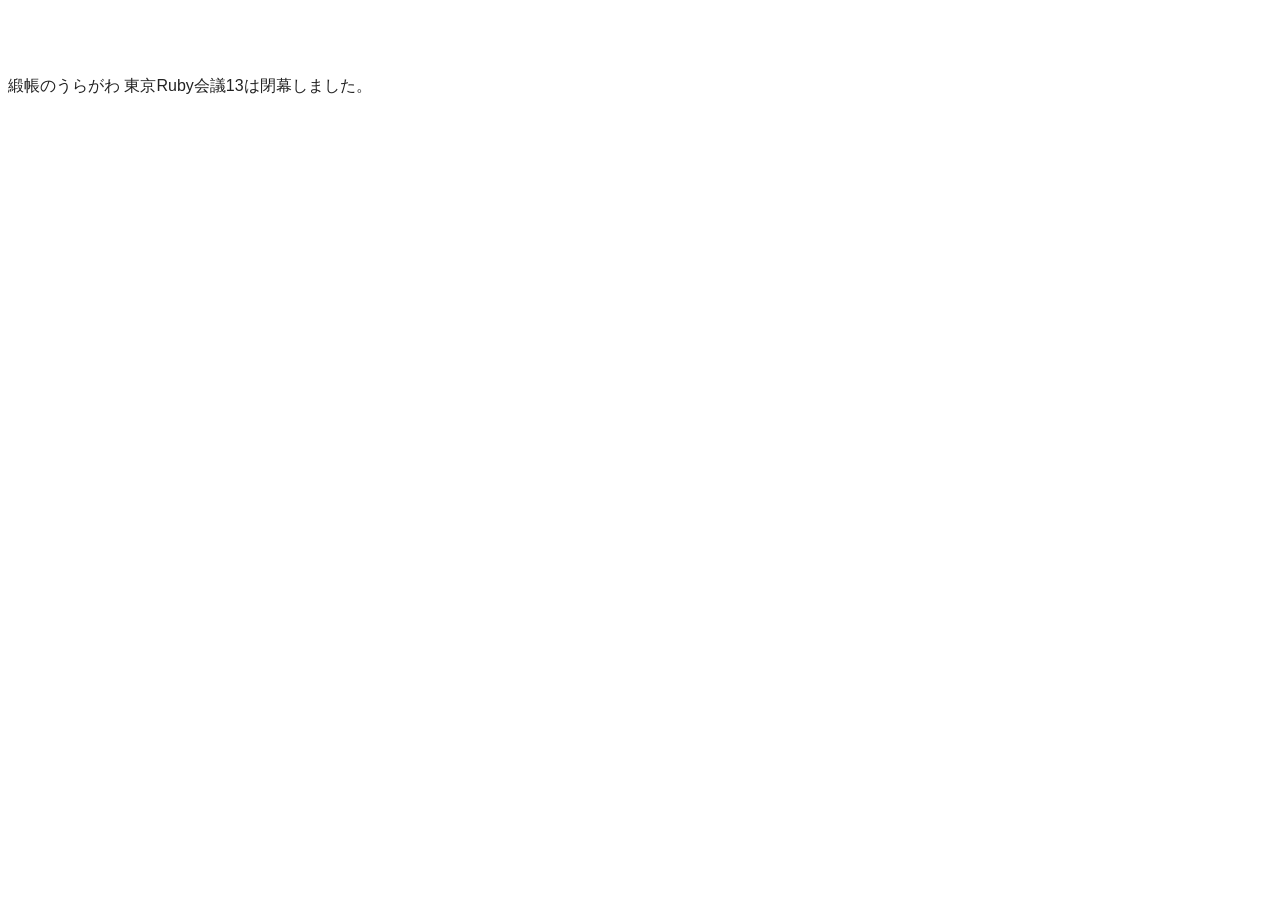
<file: index.html>
<!DOCTYPE html>
<html lang="ja">
<head>
  <meta charset="UTF-8">
  <meta name="viewport" content="width=device-width, initial-scale=1.0">
  <title>緞帳のうらがわ | 東京Ruby会議13</title>

  <meta property="og:title" content="東京Ruby会議13">
  <meta property="og:type" content="website">
  <meta property="og:url" content="https://regional.rubykaigi.org/tokyo13/">
  <meta property="og:site_name" content="東京Ruby会議13">
  <meta property="og:image" content="https://regional.rubykaigi.org/tokyo13/past/img/ogp.png"/>
  <meta name="twitter:card" content="summary_large_image">
  <meta name="twitter:title" content="東京Ruby会議13">
  <meta name="twitter:image" content="https://regional.rubykaigi.org/tokyo13/past/img/ogp.png">
  <link rel="stylesheet" href="./css/stylesheet.css">
  <style>
    a {
      color: transparent;
    }
  </style>
</head>
<body>
  緞帳のうらがわ 東京Ruby会議13は閉幕しました。<br>

  <a href="./past/index.html">当日まで見ていたページはこちら</a>
</html>
</file>
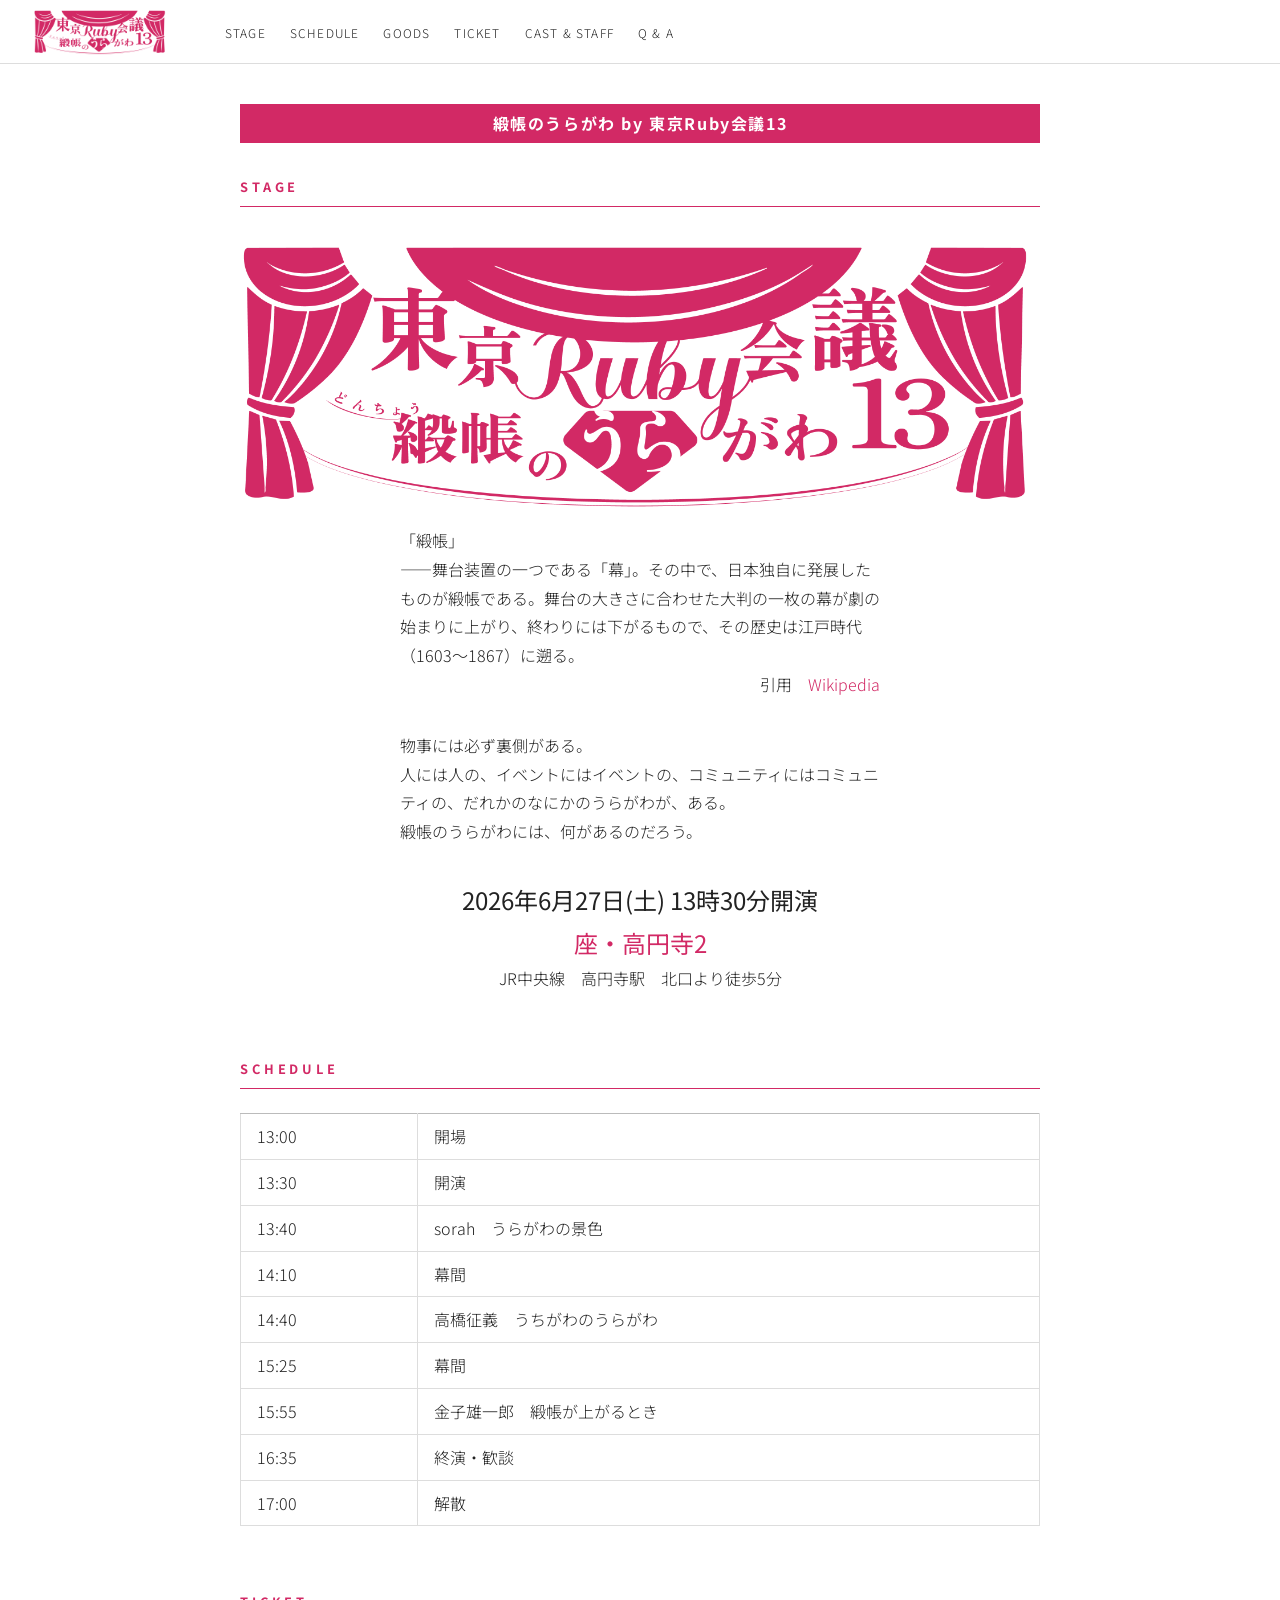
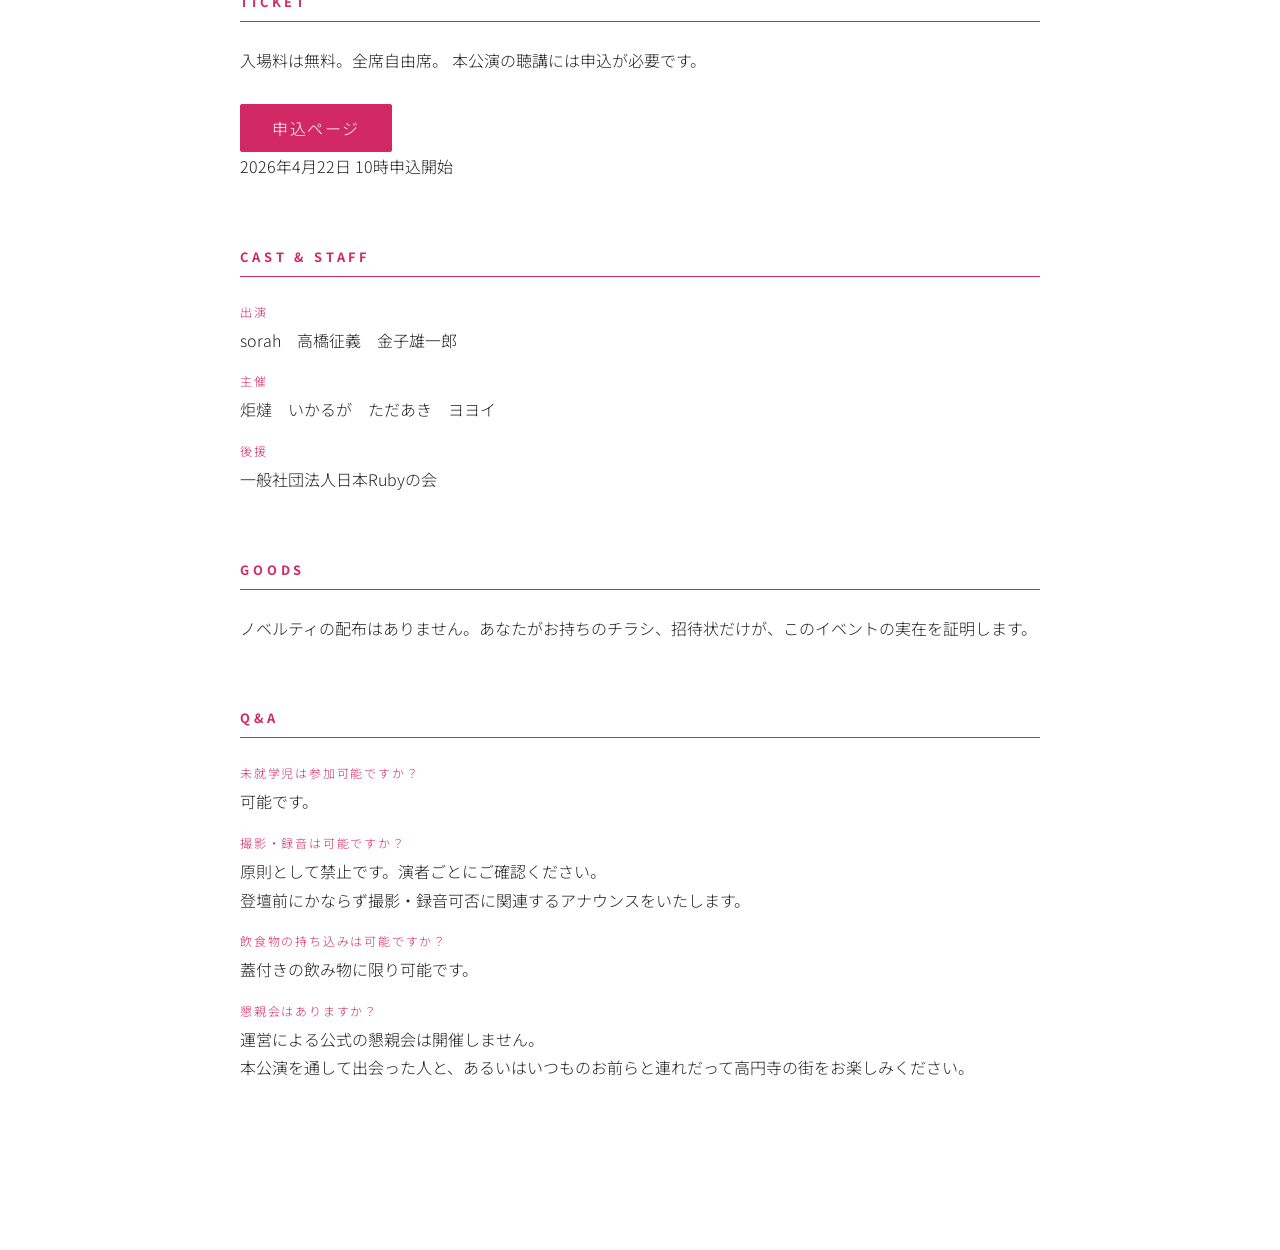
<file: past/index.html>
<!DOCTYPE html>
<html lang="ja">
<head>
  <meta charset="UTF-8">
  <meta name="viewport" content="width=device-width, initial-scale=1.0">
  <title>緞帳のうらがわ | 東京Ruby会議13</title>

  <meta property="og:title" content="東京Ruby会議13">
  <meta property="og:type" content="website">
  <meta property="og:url" content="https://regional.rubykaigi.org/tokyo13/">
  <meta property="og:site_name" content="東京Ruby会議13">
  <meta property="og:image" content="https://regional.rubykaigi.org/tokyo13/past/img/ogp.jpg"/>
  <meta name="twitter:card" content="summary_large_image">
  <meta name="twitter:title" content="東京Ruby会議13">
  <meta name="twitter:image" content="https://regional.rubykaigi.org/tokyo13/past/img/ogp.jpg">

  <link rel="stylesheet" href="https://fonts.googleapis.com/css2?family=Noto+Sans+JP:wght@300;400;700&family=Noto+Serif+JP:wght@300;400;700&family=Zen+Old+Mincho:wght@400;700&display=swap">
  <link rel="stylesheet" href="./css/stylesheet.css">
</head>
<body>
  <div id="global-nav">
    <div>
      <h1><a><img src="./img/logo.png"></a></h1>
    </div>
    <nav>
      <ul>
        <li><a href="#stage">STAGE</a></li>
        <li><a href="#schedule">SCHEDULE</a></li>
        <li><a href="#goods">GOODS</a></li>
        <li><a href="#ticket">TICKET</a></li>
        <li><a href="#cast-staff">CAST & STAFF</a></li>
        <li><a href="#qa">Q & A</a></li>
      </ul>
    </nav>
  </div>
  <div id="main-content">
    <article>
      <h1>緞帳のうらがわ by 東京Ruby会議13</h1>
      <section id="stage">
        <h2>STAGE</h2>
        <picture>
          <img src="./img/logo.png" alt="東京Ruby会議13は、2026年6月27日、土曜日に行われます。タイトルは「緞帳のうらがわ」。出演者はsorah、金子雄一郎、高橋征義の3名です。開場は13時、開演は13時30分予定。入場無料、自由席、未就学児参加可能。主催は炬燵(sakahukamaki)、いかるが(ikaruga777)、ただあき(torinoko)、ヨヨイ(nhayato)。後援は一般社団法人日本Rubyの会です。本公演の許可のない撮影・録音は固くお断りいたします。SNSにご掲載の場合は、他のお客様に必ずご確認ください。最新情報はhttps://regional.rubykaigi.org/tokyo13/をご確認ください。"></a></h1>
        </picture>
        <p>
          「緞帳」<br>
          ――舞台装置の一つである「幕」。その中で、日本独自に発展したものが緞帳である。舞台の大きさに合わせた大判の一枚の幕が劇の始まりに上がり、終わりには下がるもので、その歴史は江戸時代（1603～1867）に遡る。<br>
          <span class="right">
            引用　<a href="https://ja.wikipedia.org/wiki/%E7%B7%9E%E5%B8%B3" target="_blank">Wikipedia</a>
          </span>
        </p>
        <p>
	物事には必ず裏側がある。<br>
	人には人の、イベントにはイベントの、コミュニティにはコミュニティの、だれかのなにかのうらがわが、ある。<br>
          緞帳のうらがわには、何があるのだろう。<br>
        </p>
        <p>
          <span class="large center">
            2026年6月27日(土) 13時30分開演<br>
            <a href="https://za-koenji.jp/" target="_blank" rel="noopener noreferrer">座・高円寺2</a>
          </span>
          <span class="center">
            JR中央線　高円寺駅　北口より徒歩5分
          </span>
        </p>
      </section>
      <section id="schedule">
        <h2>SCHEDULE</h2>
        <table>
          <tbody>
            <tr>
              <td>13:00</td><td>開場</td>
            </tr>
            <tr>
              <td>13:30</td><td>開演</td>
            </tr>
            <tr>
              <td>13:40</td><td>sorah　うらがわの景色</td>
            </tr>
            <tr>
              <td>14:10</td><td>幕間</td>
            </tr>
            <tr>
              <td>14:40</td><td>高橋征義　うちがわのうらがわ</td>
            </tr>
            <tr>
              <td>15:25</td><td>幕間</td>
            </tr>
            <tr>
              <td>15:55</td><td>金子雄一郎　緞帳が上がるとき</td>
            </tr>
            <tr>
              <td>16:35</td><td>終演・歓談</td>
            </tr>
            <tr>
              <td>17:00</td><td>解散</td>
            </tr>
          </tbody>
        </table>
      </section>
      <section id="ticket">
        <h2>TICKET</h2>
        <p>
          入場料は無料。全席自由席。
          本公演の聴講には申込が必要です。<br>
          <br>
          <a href="https://connpass.com/event/390179/" class="btn-pink">申込ページ</a><br>
          2026年4月22日 10時申込開始<br>
        <p>
      </section>
      <section id="cast-staff">
        <h2>CAST & STAFF</h2>
        <dt>出演</dt>
        <dd>sorah　高橋征義　金子雄一郎</dd>
        <dt>主催</dt>
        <dd>炬燵　いかるが　ただあき　ヨヨイ</dd>
        <dt>後援</dt>
        <dd>一般社団法人日本Rubyの会</dd>
      </section>
      <section id="goods">
        <h2>GOODS</h2>
        <p>
          ノベルティの配布はありません。あなたがお持ちのチラシ、招待状だけが、このイベントの実在を証明します。
      </section>
      <section id="qa">
        <h2>Q&A</h2>
        <dt>未就学児は参加可能ですか？</dt>
        <dd>可能です。</dd>
        <dt>撮影・録音は可能ですか？</dt>
        <dd>
          原則として禁止です。演者ごとにご確認ください。<br>
          登壇前にかならず撮影・録音可否に関連するアナウンスをいたします。
        </dd>
        <dt>飲食物の持ち込みは可能ですか？</dt>
        <dd>蓋付きの飲み物に限り可能です。</dd>
        <dt>懇親会はありますか？</dt>
        <dd>
          運営による公式の懇親会は開催しません。<br>
          本公演を通して出会った人と、あるいはいつものお前らと連れだって高円寺の街をお楽しみください。
        </dd>
      </section>
    </article>
  </body>
</html>
</file>
<file: css/stylesheet.css>
/* ===== Base ===== */
*, *::before, *::after {
  box-sizing: border-box;
}

body {
  padding-top: 4rem;
  background-color: #fff;
  color: #222;
  font-family: 'Noto Sans JP', sans-serif;
  font-weight: 300;
  line-height: 1.8;
}

a {
  color: #d22965;
  text-decoration: none;
}

a:hover {
  text-decoration: underline;
}

/* ===== Global Nav ===== */
#global-nav {
  position: fixed;
  top: 0;
  left: 0;
  width: 100%;
  z-index: 100;
  background: #fff;
  display: flex;
  align-items: center;
  padding: 0 1.5rem;
  height: 4rem;
  border-bottom: 1px solid #ddd;
}

#global-nav h1 {
  margin: 0;
  font-size: 1rem;
}

#global-nav h1 a {
  display: block;
  background: #fff;
  padding: 0.3rem 0.6rem;
  border-radius: 4px;
}

#global-nav img {
  height: 3rem;
  display: block;
}

#global-nav nav {
  margin-left: 3rem;
}

#global-nav nav ul {
  list-style: none;
  display: flex;
  gap: 1.5rem;
  margin: 0;
  padding: 0;
}

#global-nav nav ul li a {
  color: #222;
  font-size: 0.75rem;
  letter-spacing: 0.1em;
  transition: color 0.2s;
}

#global-nav nav ul li a:hover {
  color: #d22965;
  text-decoration: none;
}

/* ===== Main Content ===== */
#main-content {
  width: 90%;
  max-width: 800px;
  margin: 0 auto;
  padding-bottom: 6rem;
}

#main-content > article > h1 {
  font-family: 'Noto Sans JP', sans-serif;
  font-size: 1rem;
  font-weight: 700;
  text-align: center;
  margin: 2rem 0 2rem;
  letter-spacing: 0.1em;
  background: #d22965;
  color: #fff;
  padding: 5px;
  white-space: nowrap;
  display: flex;
  justify-content: center;
  align-items: center;
}

/* ===== Section headings ===== */
#main-content section {
  margin-bottom: 4rem;
  scroll-margin-top: 5rem;
}

#main-content section h2 {
  font-size: 0.8rem;
  letter-spacing: 0.3em;
  color: #d22965;
  border-bottom: 1px solid #d22965;
  padding-bottom: 0.5rem;
  margin-bottom: 1.5rem;
}

/* ===== Utility ===== */
.large {
  font-size: 1.5rem;
  font-weight: 400;
  display: block;
}

.center {
  display: block;
  text-align: center;
}

.right {
  display: block;
  text-align: right;
}

.btn-pink {
  display: inline-block;
  background: #d22965;
  color: #fff;
  padding: 0.6rem 2rem;
  border-radius: 2px;
  letter-spacing: 0.1em;
  text-decoration: none;
}

.btn-pink:hover {
  background: #d22965;
  text-decoration: none;
}

/* ===== Stage section ===== */
#stage p {
  text-align: left;
  width: 60%;
  margin: 0 auto 2rem;
}

/* ===== Section image ===== */
#main-content section img {
  width: 100%;
}

/* ===== Table ===== */
#main-content table {
  border-collapse: collapse;
  width: 100%;
}

#main-content table td,
#main-content table th {
  border: 1px solid #ddd;
  padding: 0.5rem 1rem;
}

#main-content table tr:first-child td,
#main-content table tr:first-child th {
  border-top: 1px solid #bbb;
}

/* ===== dt / dd ===== */
#main-content dt {
  font-size: 0.75rem;
  letter-spacing: 0.15em;
  color: #d22965;
  margin-top: 1rem;
}

#main-content dd {
  margin: 0.2rem 0 0 0;
}

/* ===== Legacy classes (unused but kept) ===== */
.main-image {
  height: 80vh;
  min-width: 50%;
}

.wrap {
  display: flex;
  justify-content: center;
  align-items: center;
}

.content {
  max-width: 600px;
}

/* ===== Mobile ===== */
@media screen and (max-width: 600px) {
  #global-nav nav {
    display: none;
  }

  #main-content > article > h1 {
    font-size: 0.85rem;
    white-space: normal;
  }

  #stage p {
    width: 100%;
  }

  .wrap {
    display: block;
  }

  .main-image {
    width: 80vw;
    height: auto;
  }
}
</file>
<file: past/css/stylesheet.css>
/* ===== Base ===== */
*, *::before, *::after {
  box-sizing: border-box;
}

body {
  padding-top: 4rem;
  background-color: #fff;
  color: #222;
  font-family: 'Noto Sans JP', sans-serif;
  font-weight: 300;
  line-height: 1.8;
}

a {
  color: #d22965;
  text-decoration: none;
}

a:hover {
  text-decoration: underline;
}

/* ===== Global Nav ===== */
#global-nav {
  position: fixed;
  top: 0;
  left: 0;
  width: 100%;
  z-index: 100;
  background: #fff;
  display: flex;
  align-items: center;
  padding: 0 1.5rem;
  height: 4rem;
  border-bottom: 1px solid #ddd;
}

#global-nav h1 {
  margin: 0;
  font-size: 1rem;
}

#global-nav h1 a {
  display: block;
  background: #fff;
  padding: 0.3rem 0.6rem;
  border-radius: 4px;
}

#global-nav img {
  height: 3rem;
  display: block;
}

#global-nav nav {
  margin-left: 3rem;
}

#global-nav nav ul {
  list-style: none;
  display: flex;
  gap: 1.5rem;
  margin: 0;
  padding: 0;
}

#global-nav nav ul li a {
  color: #222;
  font-size: 0.75rem;
  letter-spacing: 0.1em;
  transition: color 0.2s;
}

#global-nav nav ul li a:hover {
  color: #d22965;
  text-decoration: none;
}

/* ===== Main Content ===== */
#main-content {
  width: 90%;
  max-width: 800px;
  margin: 0 auto;
  padding-bottom: 6rem;
}

#main-content > article > h1 {
  font-family: 'Noto Sans JP', sans-serif;
  font-size: 1rem;
  font-weight: 700;
  text-align: center;
  margin: 2rem 0 2rem;
  letter-spacing: 0.1em;
  background: #d22965;
  color: #fff;
  padding: 5px;
  white-space: nowrap;
  display: flex;
  justify-content: center;
  align-items: center;
}

/* ===== Section headings ===== */
#main-content section {
  margin-bottom: 4rem;
  scroll-margin-top: 5rem;
}

#main-content section h2 {
  font-size: 0.8rem;
  letter-spacing: 0.3em;
  color: #d22965;
  border-bottom: 1px solid #d22965;
  padding-bottom: 0.5rem;
  margin-bottom: 1.5rem;
}

/* ===== Utility ===== */
.large {
  font-size: 1.5rem;
  font-weight: 400;
  display: block;
}

.center {
  display: block;
  text-align: center;
}

.right {
  display: block;
  text-align: right;
}

.btn-pink {
  display: inline-block;
  background: #d22965;
  color: #fff;
  padding: 0.6rem 2rem;
  border-radius: 2px;
  letter-spacing: 0.1em;
  text-decoration: none;
}

.btn-pink:hover {
  background: #d22965;
  text-decoration: none;
}

/* ===== Stage section ===== */
#stage p {
  text-align: left;
  width: 60%;
  margin: 0 auto 2rem;
}

/* ===== Section image ===== */
#main-content section img {
  width: 100%;
}

/* ===== Table ===== */
#main-content table {
  border-collapse: collapse;
  width: 100%;
}

#main-content table td,
#main-content table th {
  border: 1px solid #ddd;
  padding: 0.5rem 1rem;
}

#main-content table tr:first-child td,
#main-content table tr:first-child th {
  border-top: 1px solid #bbb;
}

/* ===== dt / dd ===== */
#main-content dt {
  font-size: 0.75rem;
  letter-spacing: 0.15em;
  color: #d22965;
  margin-top: 1rem;
}

#main-content dd {
  margin: 0.2rem 0 0 0;
}

/* ===== Legacy classes (unused but kept) ===== */
.main-image {
  height: 80vh;
  min-width: 50%;
}

.wrap {
  display: flex;
  justify-content: center;
  align-items: center;
}

.content {
  max-width: 600px;
}

/* ===== Mobile ===== */
@media screen and (max-width: 600px) {
  #global-nav nav {
    display: none;
  }

  #main-content > article > h1 {
    font-size: 0.85rem;
    white-space: normal;
  }

  #stage p {
    width: 100%;
  }

  .wrap {
    display: block;
  }

  .main-image {
    width: 80vw;
    height: auto;
  }
}
</file>
